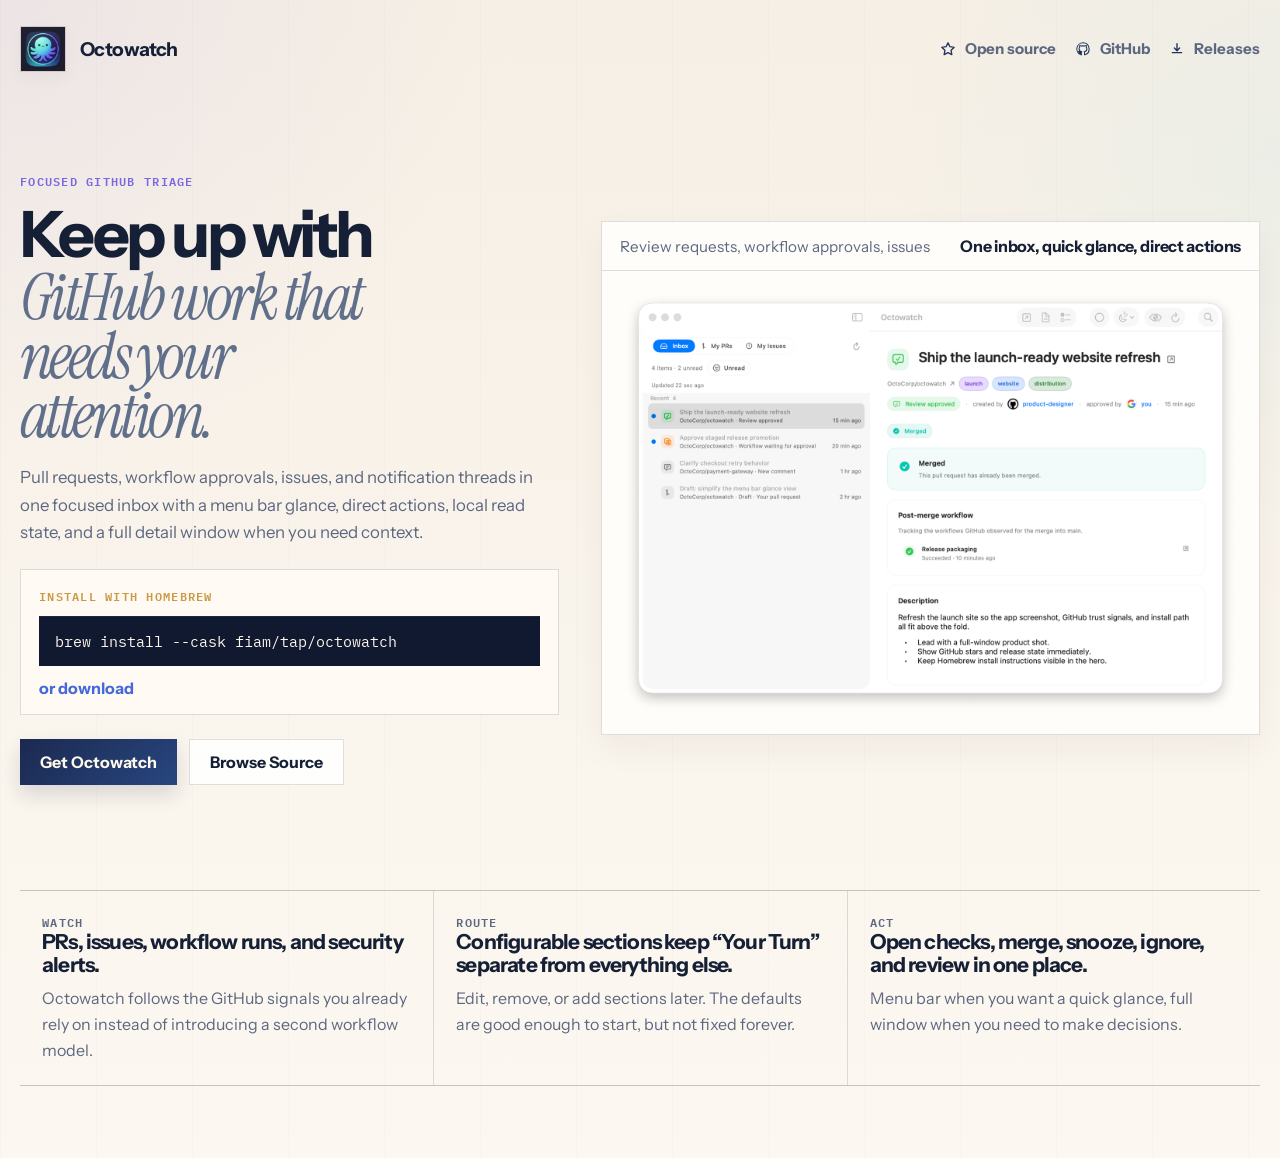
<file: website/index.html>
<!doctype html>
<html lang="en">
  <head>
    <meta charset="utf-8">
    <meta name="viewport" content="width=device-width, initial-scale=1">
    <title>Octowatch</title>
    <meta
      name="description"
      content="Octowatch watches GitHub and pulls the work that needs your attention into one focused inbox."
    >
    <link rel="preconnect" href="https://fonts.googleapis.com">
    <link rel="preconnect" href="https://fonts.gstatic.com" crossorigin>
    <link
      href="https://fonts.googleapis.com/css2?family=Instrument+Sans:wght@400;500;600;700;800&family=Instrument+Serif:ital@1&family=IBM+Plex+Mono:wght@400;500;600&display=swap"
      rel="stylesheet"
    >
    <link rel="icon" href="assets/icon.png">
    <link rel="stylesheet" href="site.css?v=2">
  </head>
  <body>
    <div class="page-shell">
      <header class="site-header">
        <a class="brand" href="/">
          <img src="assets/icon.png" alt="Octowatch logo" width="46" height="46">
          <span>Octowatch</span>
        </a>

        <div class="header-links">
          <a id="stars-link" class="header-chip" href="https://github.com/fiam/octowatch">
            <span class="header-chip-icon" aria-hidden="true">
              <svg viewBox="0 0 24 24" fill="none">
                <path
                  d="m12 3.75 2.55 5.17 5.7.83-4.12 4.02.97 5.68L12 16.77l-5.1 2.68.97-5.68-4.12-4.02 5.7-.83L12 3.75Z"
                  stroke="currentColor"
                  stroke-linecap="round"
                  stroke-linejoin="round"
                  stroke-width="1.8"
                />
              </svg>
            </span>
            <span class="header-chip-copy">
              <strong id="repo-stars">Open source</strong>
            </span>
          </a>
          <a class="header-chip" href="https://github.com/fiam/octowatch">
            <span class="header-chip-icon" aria-hidden="true">
              <svg viewBox="0 0 24 24" fill="none">
                <path
                  d="M12 3.75a8.25 8.25 0 0 0-2.61 16.08c.41.08.56-.18.56-.4v-1.57c-2.28.49-2.76-.97-2.76-.97-.37-.95-.91-1.2-.91-1.2-.74-.5.06-.49.06-.49.82.06 1.25.84 1.25.84.73 1.24 1.92.88 2.39.67.07-.52.29-.88.52-1.08-1.82-.2-3.73-.9-3.73-4.01 0-.89.32-1.62.84-2.19-.08-.2-.36-1.03.08-2.14 0 0 .69-.22 2.25.83a7.74 7.74 0 0 1 4.1 0c1.56-1.05 2.24-.83 2.24-.83.45 1.11.17 1.94.09 2.14.52.57.83 1.3.83 2.19 0 3.12-1.91 3.81-3.74 4 .29.25.55.75.55 1.52v2.25c0 .22.15.48.57.4A8.25 8.25 0 0 0 12 3.75Z"
                  stroke="currentColor"
                  stroke-linecap="round"
                  stroke-linejoin="round"
                  stroke-width="1.35"
                />
              </svg>
            </span>
            <span class="header-chip-copy">
              <strong>GitHub</strong>
            </span>
          </a>
          <a class="header-chip" href="https://github.com/fiam/octowatch/releases">
            <span class="header-chip-icon" aria-hidden="true">
              <svg viewBox="0 0 24 24" fill="none">
                <path
                  d="M12 4.75v9.5m0 0 3.5-3.5m-3.5 3.5-3.5-3.5M5.75 16.75h12.5"
                  stroke="currentColor"
                  stroke-linecap="round"
                  stroke-linejoin="round"
                  stroke-width="1.8"
                />
              </svg>
            </span>
            <span class="header-chip-copy">
              <strong>Releases</strong>
            </span>
          </a>
        </div>
      </header>

      <main>
        <section class="hero">
          <div class="hero-copy">
            <p class="eyebrow">Focused GitHub triage</p>
            <h1>
              Keep up with
              <em>GitHub work that needs your attention.</em>
            </h1>
            <p class="lede">
              Pull requests, workflow approvals, issues, and notification
              threads in one focused inbox with a menu bar glance, direct
              actions, local read state, and a full detail window when you
              need context.
            </p>

            <div class="install-card">
              <div class="install-card-header">
                <p class="install-strip-label">Install with Homebrew</p>
              </div>
              <pre class="install-command"><code>brew install --cask fiam/tap/octowatch</code></pre>
              <a
                id="download-card-link"
                class="text-link"
                href="https://github.com/fiam/octowatch/releases"
              >
                or download
              </a>
            </div>

            <div class="hero-actions">
              <a
                id="download-button"
                class="button button-primary"
                href="https://github.com/fiam/octowatch/releases"
              >
                Get Octowatch
              </a>
              <a
                class="button button-secondary"
                href="https://github.com/fiam/octowatch"
              >
                Browse Source
              </a>
            </div>
          </div>

          <div class="hero-visual">
            <div class="hero-visual-chrome">
              <span>Review requests, workflow approvals, issues</span>
              <strong>One inbox, quick glance, direct actions</strong>
            </div>
            <figure class="hero-shot">
              <img
                src="assets/readme-main-window.png"
                alt="Octowatch main window showing the inbox sidebar and a pull request detail pane"
              >
            </figure>
          </div>
        </section>

        <section class="feature-row">
          <article class="feature-card">
            <p class="feature-label">Watch</p>
            <h2>PRs, issues, workflow runs, and security alerts.</h2>
            <p>
              Octowatch follows the GitHub signals you already rely on instead of
              introducing a second workflow model.
            </p>
          </article>

          <article class="feature-card">
            <p class="feature-label">Route</p>
            <h2>Configurable sections keep “Your Turn” separate from everything else.</h2>
            <p>
              Edit, remove, or add sections later. The defaults are good enough to
              start, but not fixed forever.
            </p>
          </article>

          <article class="feature-card">
            <p class="feature-label">Act</p>
            <h2>Open checks, merge, snooze, ignore, and review in one place.</h2>
            <p>
              Menu bar when you want a quick glance, full window when you need to
              make decisions.
            </p>
          </article>
        </section>
      </main>
    </div>

    <script src="site.js?v=2" defer></script>
  </body>
</html>
</file>
<file: website/site.css>
:root {
  color-scheme: light;
  --bg: #f6efe5;
  --bg-soft: #fcf8f1;
  --surface: #fffaf4;
  --surface-strong: #fffdf9;
  --ink: #152036;
  --ink-soft: #5d6880;
  --line: rgba(21, 32, 54, 0.14);
  --line-strong: rgba(21, 32, 54, 0.24);
  --accent: #4569db;
  --accent-dark: #22345e;
  --accent-warm: #cb9943;
  --shadow-lg: 0 14px 32px rgba(55, 39, 22, 0.05);
  --shadow-md: 0 6px 18px rgba(55, 39, 22, 0.04);
  --radius-xl: 0;
  --radius-lg: 0;
  --radius-md: 0;
  --font-body: "Instrument Sans", "Avenir Next", sans-serif;
  --font-serif: "Instrument Serif", Georgia, serif;
  --font-mono: "IBM Plex Mono", "SF Mono", monospace;
}

* {
  box-sizing: border-box;
}

html,
body {
  margin: 0;
  min-height: 100%;
}

body {
  background:
    radial-gradient(circle at 0% 0%, rgba(124, 104, 227, 0.08), transparent 28%),
    radial-gradient(circle at 100% 14%, rgba(125, 213, 228, 0.09), transparent 24%),
    repeating-linear-gradient(
      90deg,
      rgba(21, 32, 54, 0.015) 0,
      rgba(21, 32, 54, 0.015) 1px,
      transparent 1px,
      transparent 96px
    ),
    linear-gradient(180deg, var(--bg) 0%, var(--bg-soft) 100%);
  color: var(--ink);
  font-family: var(--font-body);
}

a {
  color: inherit;
  text-decoration: none;
}

code {
  font-family: var(--font-mono);
  font-size: 0.95em;
}

.page-shell {
  width: min(1240px, calc(100vw - 40px));
  margin: 0 auto;
  padding: 22px 0 72px;
}

.site-header {
  display: flex;
  align-items: center;
  justify-content: space-between;
  gap: 22px;
  padding: 4px 0 22px;
}

.brand {
  display: inline-flex;
  align-items: center;
  gap: 14px;
  font-size: 1.2rem;
  font-weight: 800;
  letter-spacing: -0.03em;
}

.brand img {
  border-radius: 0;
  border: 1px solid var(--line);
  box-shadow: var(--shadow-md);
}

.header-links {
  display: flex;
  align-items: center;
  gap: 18px;
}

.header-chip {
  display: inline-flex;
  align-items: center;
  gap: 8px;
  padding: 0;
  border: 0;
  color: var(--ink-soft);
  transition: color 140ms ease, opacity 140ms ease;
}

.header-chip:hover,
.text-link:hover {
  color: var(--ink);
  opacity: 1;
}

.header-chip-icon {
  display: inline-flex;
  align-items: center;
  justify-content: center;
  width: 18px;
  height: 18px;
  flex: 0 0 18px;
  border-radius: 0;
  background: none;
  color: var(--accent-dark);
}

.header-chip-icon svg {
  width: 18px;
  height: 18px;
}

.header-chip-copy {
  display: inline-flex;
  align-items: baseline;
  gap: 6px;
  min-width: 0;
}

.header-chip-label,
.eyebrow,
.feature-label,
.install-strip-label {
  font-family: var(--font-mono);
  font-size: 0.72rem;
  font-weight: 600;
  letter-spacing: 0.11em;
  text-transform: uppercase;
}

.header-chip-label {
  color: var(--ink-soft);
}

.header-chip strong {
  font-size: 0.94rem;
  line-height: 1.12;
}

.hero {
  display: grid;
  grid-template-columns: minmax(320px, 0.9fr) minmax(0, 1.1fr);
  gap: 42px;
  align-items: center;
  min-height: calc(100svh - 132px);
}

.hero-copy {
  max-width: 540px;
}

.eyebrow {
  margin: 0 0 14px;
  color: #7a68e3;
}

.hero-actions,
.feature-row {
  display: flex;
  flex-wrap: wrap;
}

.hero h1,
.section-header h2 {
  margin: 0;
  letter-spacing: -0.055em;
}

.hero h1 {
  max-width: 8.3ch;
  font-size: clamp(3rem, 5vw, 5.15rem);
  line-height: 0.92;
  font-weight: 800;
}

.hero h1 em {
  display: block;
  margin-top: 6px;
  color: #61708a;
  font-family: var(--font-serif);
  font-style: italic;
  font-weight: 400;
}

.lede,
.feature-card p,
.section-header p,
.release-status,
.hero-visual-chrome span,
.install-note {
  color: var(--ink-soft);
}

.lede {
  margin: 18px 0 0;
  max-width: 34rem;
  font-size: 1.05rem;
  line-height: 1.64;
}

.hero-actions {
  gap: 12px;
  margin-top: 24px;
}

.button {
  display: inline-flex;
  align-items: center;
  justify-content: center;
  min-height: 46px;
  padding: 0 20px;
  border-radius: 0;
  font-weight: 700;
  transition: transform 140ms ease, box-shadow 140ms ease;
}

.button:hover {
  transform: translateY(-1px);
}

.button-primary {
  background: linear-gradient(135deg, #1b2950 0%, #28467f 100%);
  color: #fff8ed;
  box-shadow: 0 10px 20px rgba(24, 37, 68, 0.14);
}

.button-secondary {
  border: 1px solid var(--line);
  background: rgba(255, 255, 255, 0.88);
}

.install-card,
.feature-card,
.supporting-frame,
.hero-visual {
  border: 1px solid var(--line);
  background: var(--surface);
  box-shadow: none;
}

.install-card {
  margin-top: 22px;
  padding: 16px 18px;
  border-radius: 0;
}

.install-card-header {
  display: flex;
  align-items: baseline;
  justify-content: space-between;
  gap: 10px;
}

.install-strip-label {
  margin: 0 0 10px;
  color: var(--accent-warm);
}

.install-note {
  font-size: 0.9rem;
}

.install-command {
  margin: 0;
  padding: 14px 16px;
  overflow-x: auto;
  border-radius: var(--radius-md);
  background: #10192f;
  color: #fff7ee;
  box-shadow: inset 0 1px 0 rgba(255, 255, 255, 0.06);
}

.install-command code {
  display: block;
  white-space: pre;
  line-height: 1.5;
}

.text-link {
  display: inline-block;
  margin-top: 12px;
  color: var(--accent);
  font-weight: 700;
}

.release-status {
  margin: 12px 0 0;
  min-height: 1.4em;
  font-size: 0.94rem;
}

.hero-visual {
  position: relative;
  padding: 0;
  border-radius: 0;
  background: var(--surface-strong);
  box-shadow: var(--shadow-lg);
}

.hero-visual::before {
  content: "";
  position: absolute;
  inset: 0;
  border-radius: 0;
  background: none;
  pointer-events: none;
}

.hero-visual-chrome {
  position: relative;
  z-index: 1;
  display: flex;
  align-items: baseline;
  justify-content: space-between;
  gap: 20px;
  padding: 14px 18px;
  border-bottom: 1px solid var(--line);
}

.hero-visual-chrome span {
  font-size: 0.95rem;
}

.hero-visual-chrome strong {
  font-size: 1rem;
  letter-spacing: -0.02em;
}

.hero-shot {
  position: relative;
  z-index: 1;
  margin: 0;
  padding: 18px;
}

.hero-shot img,
.supporting-frame img {
  display: block;
  width: 100%;
  height: auto;
  border-radius: 0;
}

.feature-row,
.supporting-shot {
  margin-top: 28px;
}

.feature-row {
  display: grid;
  grid-template-columns: repeat(3, minmax(0, 1fr));
  gap: 0;
  border-top: 1px solid var(--line-strong);
  border-bottom: 1px solid var(--line-strong);
}

.feature-card {
  min-width: 0;
  padding: 22px;
  border: 0;
  border-left: 1px solid var(--line);
  background: transparent;
  border-radius: 0;
  box-shadow: none;
}

.feature-card:first-child {
  border-left: 0;
}

.feature-label {
  margin: 0 0 10px;
  color: var(--accent-warm);
}

.feature-card h2 {
  margin: 0 0 10px;
  font-size: 1.3rem;
  line-height: 1.08;
  letter-spacing: -0.04em;
}

.feature-card p,
.section-header p {
  margin: 0;
  line-height: 1.6;
}

.section-header {
  max-width: 720px;
  margin-bottom: 20px;
}

.section-header h2 {
  font-size: clamp(2rem, 4vw, 3.4rem);
  font-weight: 800;
  line-height: 0.96;
}

.section-header p {
  margin-top: 14px;
  font-size: 1.02rem;
}

.supporting-frame {
  padding: 18px;
  border-radius: 0;
}

@media (max-width: 1180px) {
  .hero {
    grid-template-columns: 1fr;
    min-height: auto;
  }

  .hero-copy {
    max-width: none;
  }

  .hero h1 {
    max-width: 9.5ch;
  }

  .feature-card {
    border-left: 0;
    border-top: 1px solid var(--line);
  }

  .feature-row {
    grid-template-columns: 1fr;
  }

  .feature-card:first-child {
    border-top: 0;
  }
}

@media (max-width: 760px) {
  .page-shell {
    width: min(100vw - 24px, 1240px);
    padding: 14px 0 56px;
  }

  .site-header {
    align-items: flex-start;
    flex-direction: column;
  }

  .header-links {
    flex-wrap: wrap;
  }

  .header-chip {
    order: -1;
  }

  .hero {
    gap: 22px;
  }

  .hero h1 {
    max-width: none;
    font-size: clamp(2.7rem, 12vw, 4.2rem);
  }

  .hero-visual-chrome,
  .install-card-header {
    align-items: flex-start;
    flex-direction: column;
  }

  .feature-card {
    border-left: 0;
  }

  .hero-visual,
  .supporting-frame {
    padding: 10px;
    border-radius: 0;
  }

  .hero-shot img,
  .supporting-frame img {
    border-radius: 0;
  }
}
</file>
